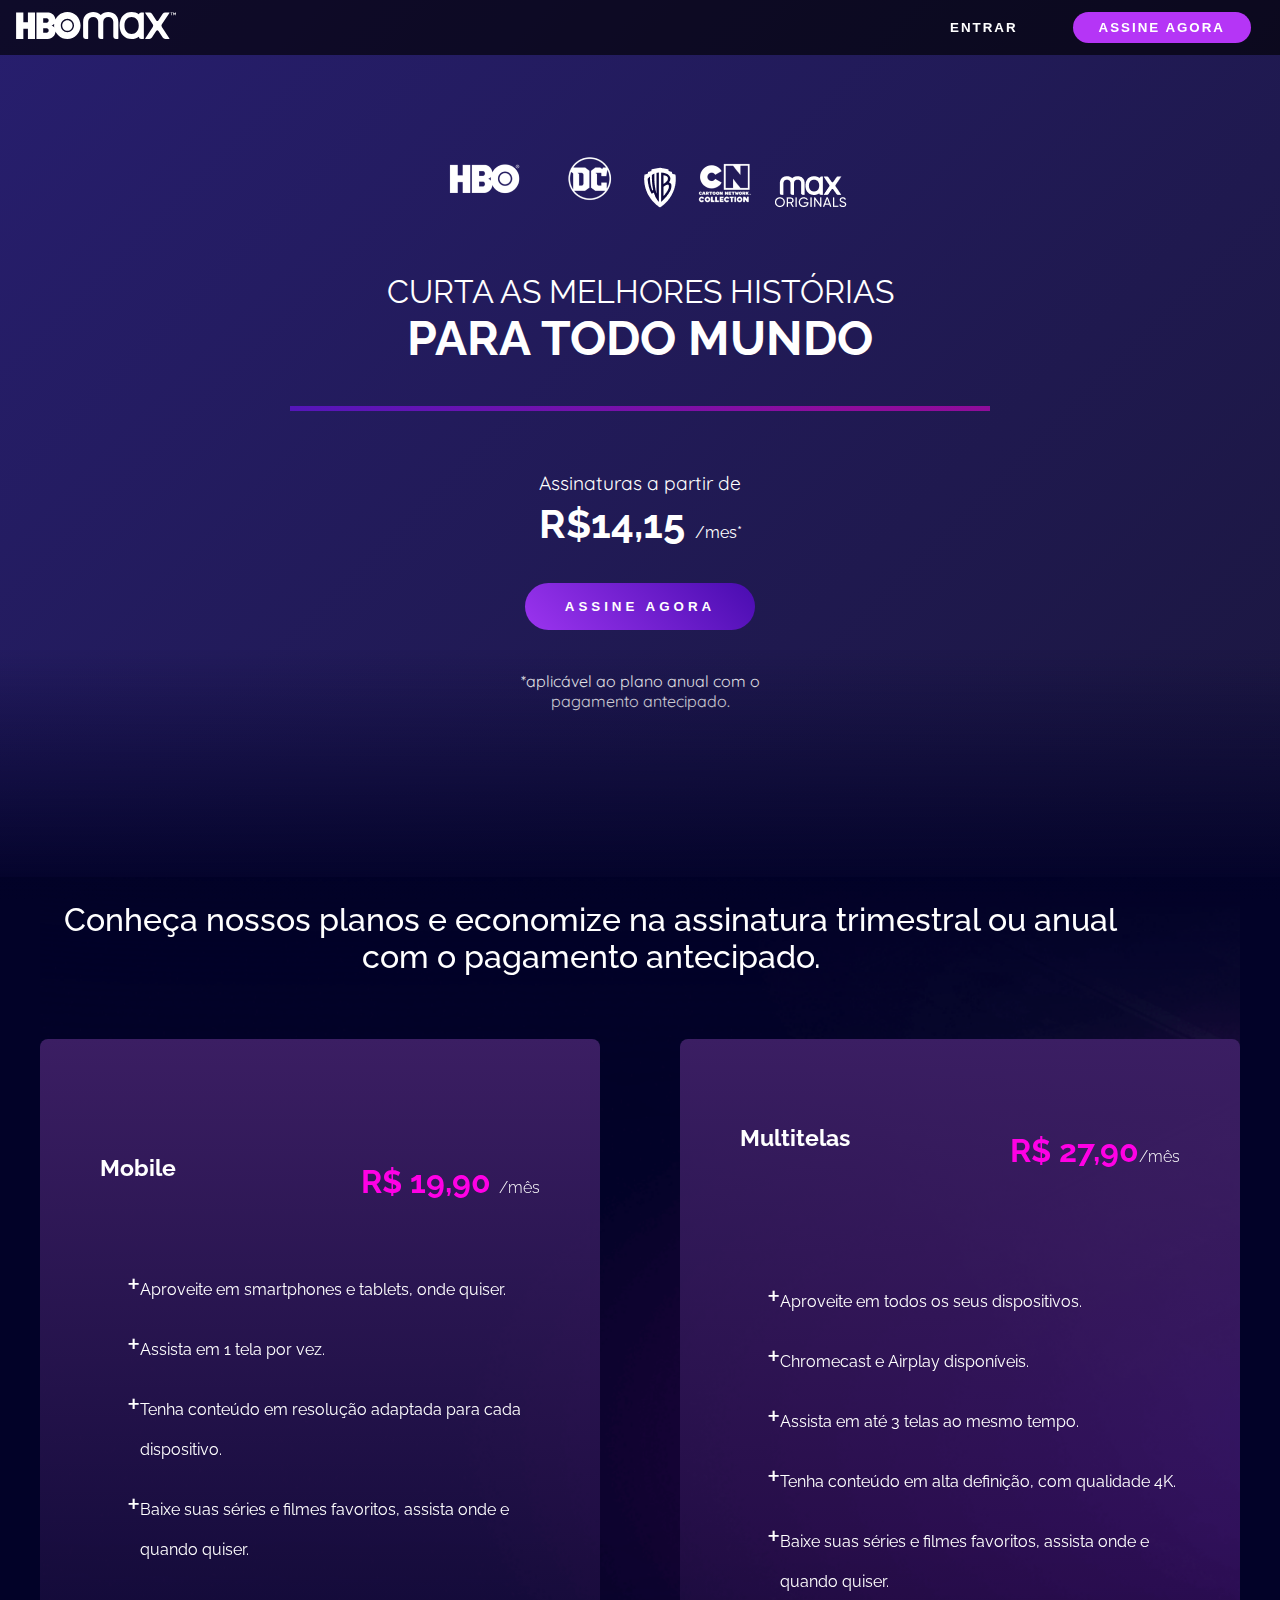
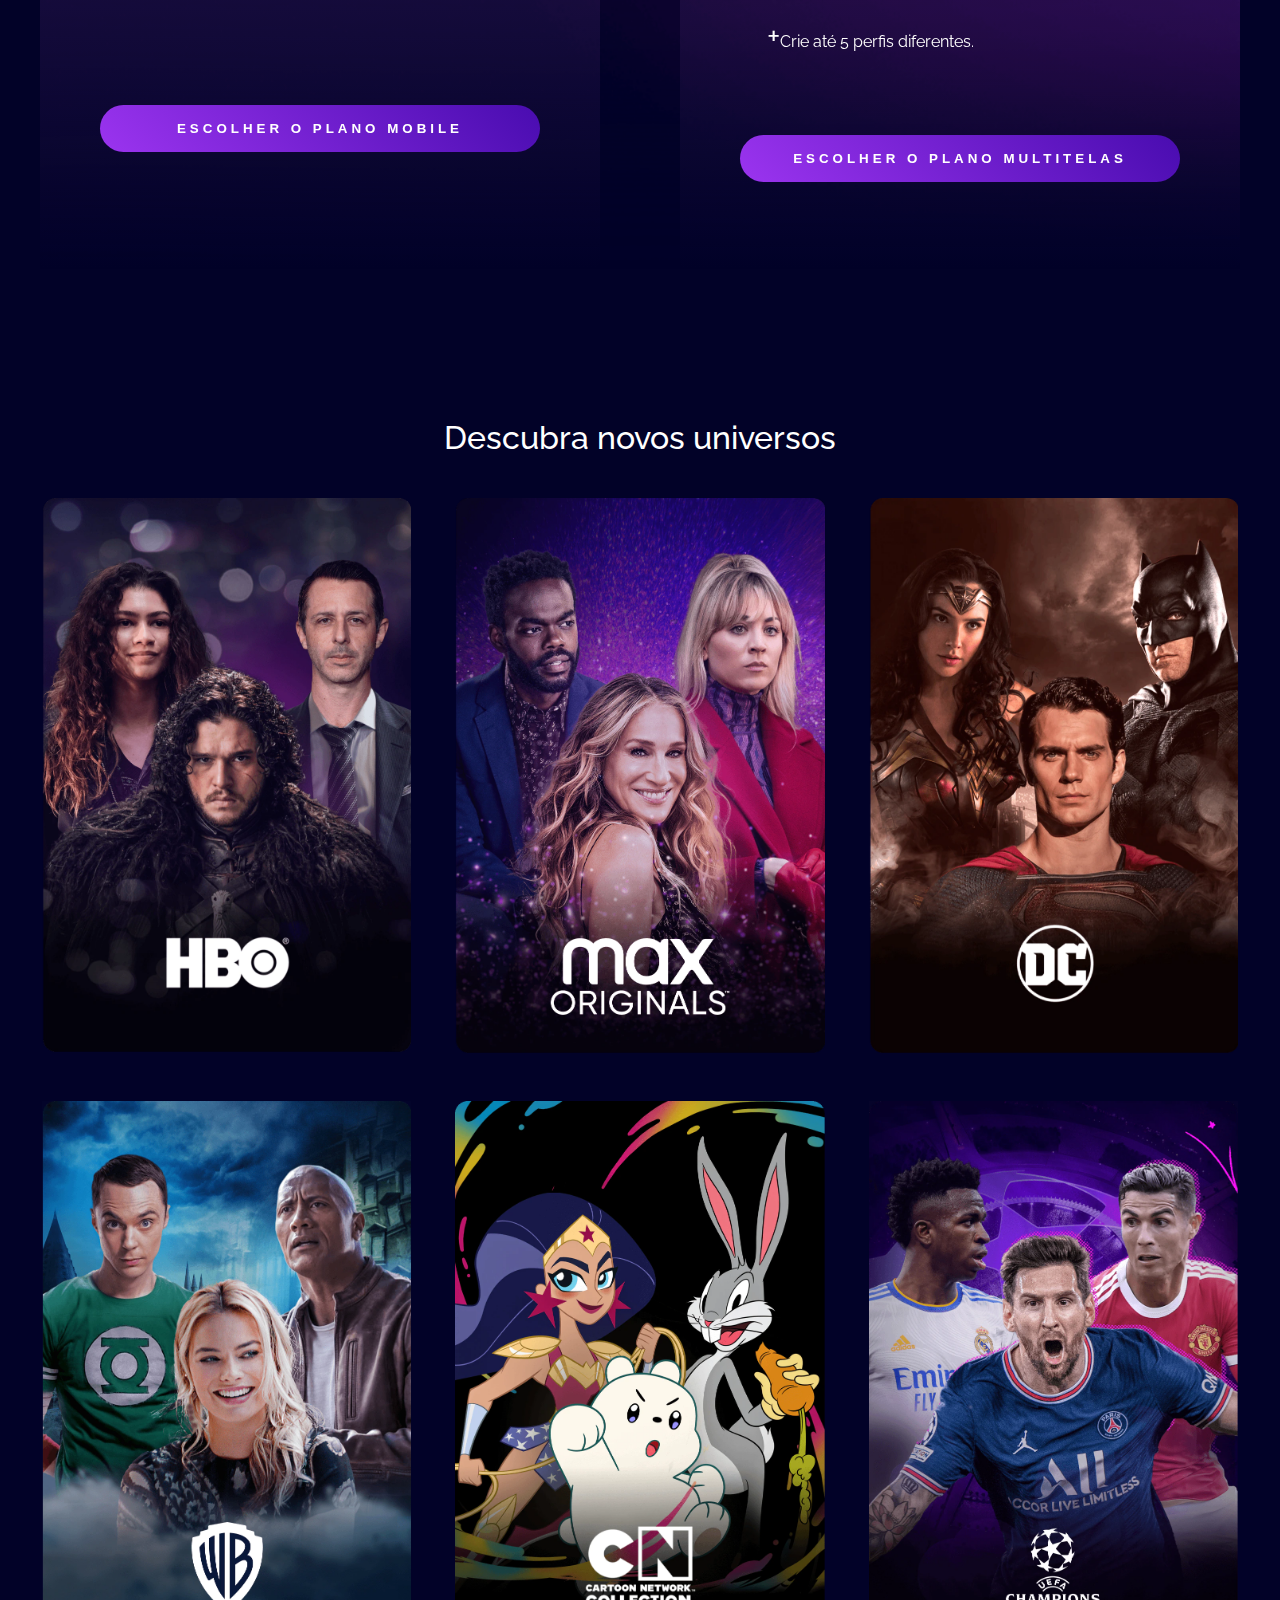
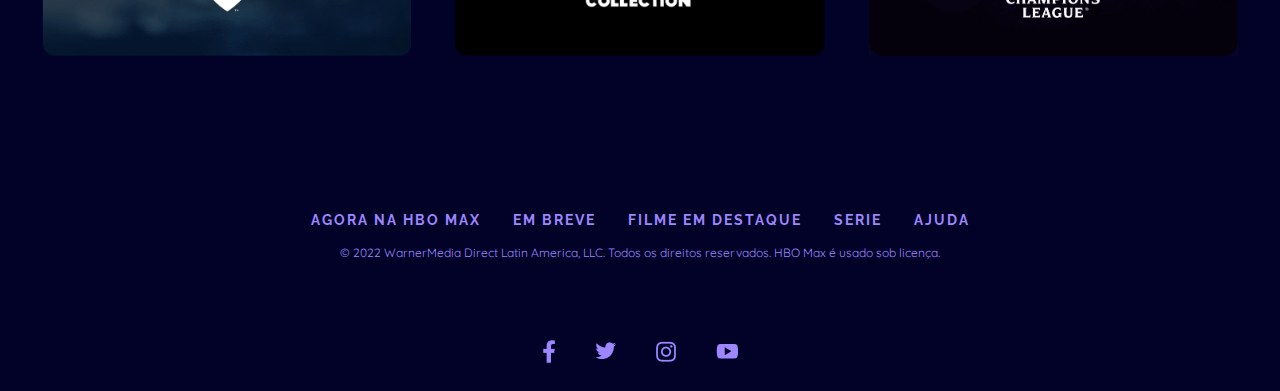
<file: index.html>
<!DOCTYPE html>
<html lang="en">

<head>
    <meta charset="UTF-8">
    <meta http-equiv="X-UA-Compatible" content="IE=edge">
    <meta name="viewport" content="width=device-width, initial-scale=1.0">
    <title>CLONE HBOMAX HTML+CSS</title>
    <link rel="stylesheet" href="style.css">
</head>

<body>
    <!--NAV BAR TOP-->
    <nav class="menu">
        <a href="index.html" class="hbologonav"> <img class="hbomenulogo" src="./img/hbo-logo.svg"
                alt="Logo HBOMAX"></a>
        <div class="navbarbutton">
            <a href="singin.html"> <button id="entrar">ENTRAR</button></a>
            <a href="subsub"></a><button  id="assine">ASSINE AGORA</button>
        </div>
    </nav>
    <!--HEADER-->

    <header class="header">
        <div class="headercont">
            <div>
                <img src="./img/hbo.png">
                <img src="./img/dc.png">
                <img src="./img/wb.png">
                <img src="./img/cartoon-network_neutral.png">
                <img src="./img/max_originals.png">
            </div>
            <h1>
                <span class="headertitlight">CURTA AS MELHORES HISTÓRIAS</span><br>
                <span class="headertitlarge">PARA TODO MUNDO</span>
            </h1>
            <div class="barradiv"></div>
            <div class="oferta">
                <p>Assinaturas a partir de</p>
                <p class="ofertapreco">
                    R$14,15
                    <span class="ofertaprecopeq">/mes*</span>
                </p>
                <a href="#"><button class="buttonsub"> ASSINE AGORA</button></a>
                <p class="textpeq">*aplicável ao plano anual com o <br>pagamento antecipado.</p>
            </div>
        </div>
    </header>
    <!-- MAIN -->
    <main>
        <!--MAIN PRECOS-->
        <section class="planos">
            <h2>Conheça nossos planos e economize na assinatura trimestral ou anual <br>com o pagamento antecipado.
            </h2>
            <div class="planosexp">

                <div id="subsub" class="planodesc">
                    <div class="planosubtit">
                        <div class="subtit"><h3>Mobile</h3>
                        <p>R$ 19,90 <span>/mês</span></p></div>
                        <ul class="mobiledesc">
                            <li>Aproveite em smartphones e tablets, onde quiser.</li>
                            <li>Assista em 1 tela por vez.</li>
                            <li>Tenha conteúdo em resolução adaptada para cada dispositivo.</li>
                            <li>Baixe suas séries e filmes favoritos, assista onde e quando quiser.</li>
    
                        </ul>
                    </div>
                   
                    <button class="planobutton">ESCOLHER O PLANO MOBILE</button>
                </div>

                <div class="planodesc">
                    <div class="planosubtit">
                        <div class="subtit"> <h3>Multitelas</h3>
                        <p>R$ 27,90<span>/mês</span></p></div>
                        
                    </div>
                    <ul class="multidesc">
                        <li>Aproveite em todos os seus dispositivos.</li>
                        <li>Chromecast e Airplay disponíveis.</li>
                        <li>Assista em até 3 telas ao mesmo tempo.</li>
                        <li>Tenha conteúdo em alta definição, com qualidade 4K.</li>
                        <li>Baixe suas séries e filmes favoritos, assista onde e quando quiser.</li>
                        <li>Crie até 5 perfis diferentes.</li>
                    </ul>
                    <button class="planobutton"> ESCOLHER O PLANO MULTITELAS </button>
                </div>

            </div>
        </section>
        <!-- MAIN CONTEUDO-->
        <section class="conteudo">
            <h2>Descubra novos universos</h2>
            <div class="contprim">

                <div class="vidcont">
                    <img src="./img/hbo-default_0.webp" alt="HBO CARD">
                </div>
                <div class="vidcont">
                    <img src="./img/MAX-Default.webp" alt="HBO CARD">
                </div>
                <div class="vidcont">
                    <img src="./img/DC_Default.webp" alt="HBO CARD">
                </div>
                <div class="vidcont">
                    <img src="./img/WB-Default.webp" alt="HBO CARD">
                </div>
                <div class="vidcont">
                    <img src="./img/CN-Default.webp" alt="HBO CARD">
                </div>
                <div class="vidcont">
                    <img src="./img/UCL-Default.webp" alt="HBO CARD">
                </div>
            </div>
        </section>
    </main>
    <!--FOOTER-->
    <div class="rodape">
        <a class="rodlink" href="#">Agora na HBO Max</a>
        <a class="rodlink" href="#">EM BREVE</a>
        <a class="rodlink" href="#">FILME EM DESTAQUE</a>
        <a class="rodlink" href="#">SERIE</a>
        <a class="rodlink" href="#">AJUDA</a>
        <p>© 2022 WarnerMedia Direct Latin America, LLC. Todos os direitos reservados.
            HBO Max é usado sob licença.</p>
        <div class="rodsocialm">
            <a href="#"><img src="./img/fb_0.png" alt=""></a>

            <a href="#"><img src="./img/twitter_0.png" alt=""></a>

            <a href="#"><img src="./img/instagram_0.png" alt=""></a>

            <a href="#"><img src="./img/youtube_0.png" alt=""></a>
        </div>
    </div>


</body>

</html>
</file>
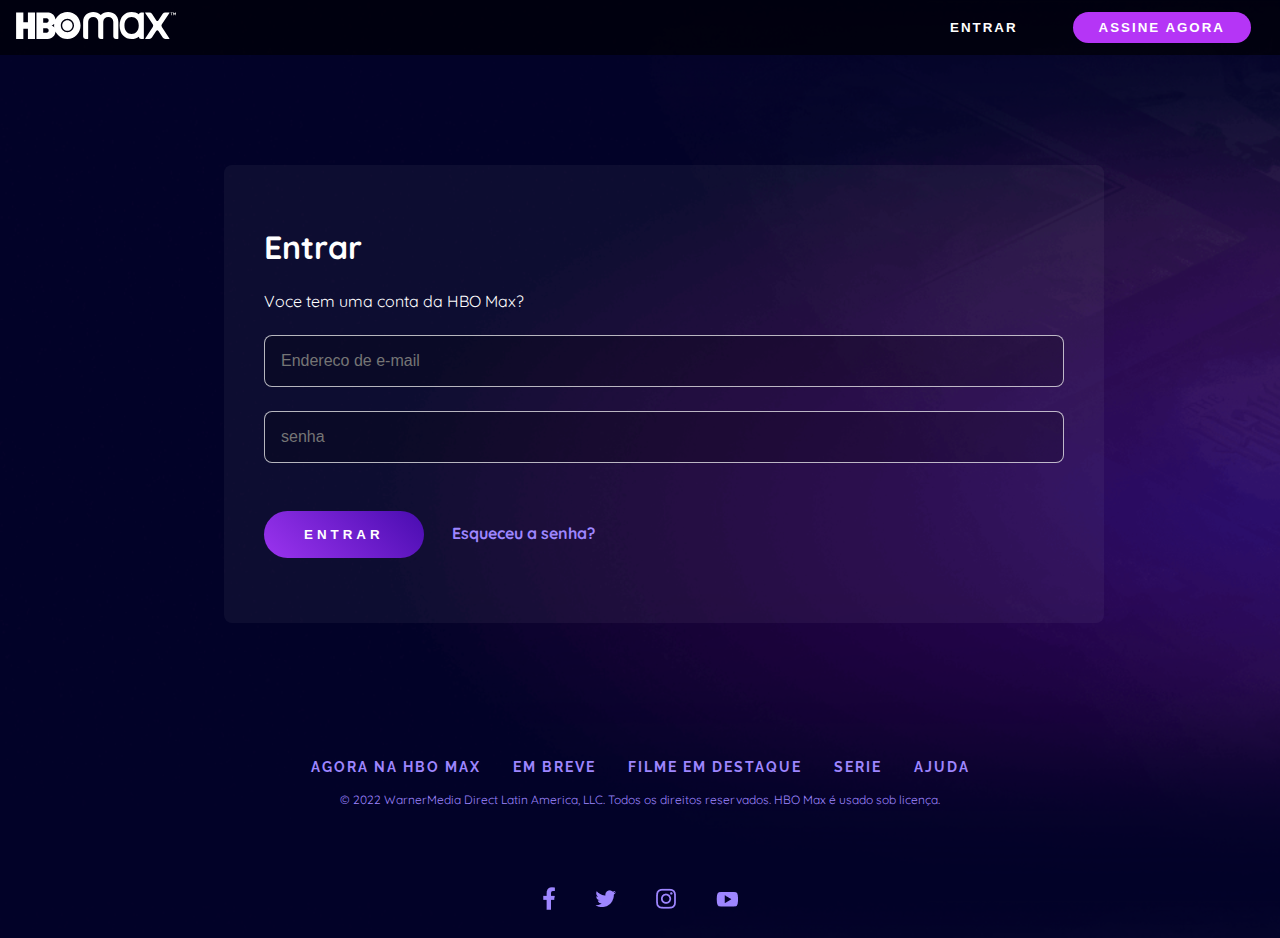
<file: singin.html>
<!DOCTYPE html>
<html lang="en">

<head>
    <meta charset="UTF-8">
    <meta http-equiv="X-UA-Compatible" content="IE=edge">
    <meta name="viewport" content="width=device-width, initial-scale=1.0">
    <title>CLONE HBOMAX HTML+CSS</title>
    <link rel="stylesheet" href="style.css">
    <link rel="stylesheet" href="entrar.css">
</head>

<body>
    <!--NAV BAR TOP-->
    <nav class="menu">
        <a href="index.html" class="hbologonav"> <img class="hbomenulogo" src="./img/hbo-logo.svg"
                alt="Logo HBOMAX"></a>
        <div class="navbarbutton">
            <a href="singin.html"> <button id="entrar">ENTRAR</button></a>
            <a href="index.html"><button  id="assine">ASSINE AGORA</button></a>
        </div>
    </nav>
   
    <!--FORM-->
<main class="singup">
    
<form class="login form">
            <h1> Entrar</h1>
            <label>Voce tem uma conta da HBO Max?</label>
            <input class="escrever" type="email" name="email" id="email" placeholder="Endereco de e-mail">
            <input class="escrever" type="password" name="password" id="password" placeholder="senha">

            <div class="formbt">
                <button class="btentrar" type="submit">Entrar</button>
                <a href="#" >Esqueceu a senha?</a>
            </div>

        </form>

    </div>
</main>
    <!--FOOTER-->
    
    <div class="rodape">
        <a class="rodlink" href="#">Agora na HBO Max</a>
        <a class="rodlink" href="#">EM BREVE</a>
        <a class="rodlink" href="#">FILME EM DESTAQUE</a>
        <a class="rodlink" href="#">SERIE</a>
        <a class="rodlink" href="#">AJUDA</a>
        <p>© 2022 WarnerMedia Direct Latin America, LLC. Todos os direitos reservados.
            HBO Max é usado sob licença.</p>
        <div class="rodsocialm">
            <a href="#"><img src="./img/fb_0.png" alt=""></a>

            <a href="#"><img src="./img/twitter_0.png" alt=""></a>

            <a href="#"><img src="./img/instagram_0.png" alt=""></a>

            <a href="#"><img src="./img/youtube_0.png" alt=""></a>
        </div>
    </div>


</body>

</html>
</file>
<file: style.css>
@import url("https://fonts.googleapis.com/css2?family=Raleway:wght@300;400;500;600;700&display=swap");
@import url("https://fonts.googleapis.com/css2?family=Quicksand:wght@300;400;700&display=swap");



body {
    background: #020228;
    margin: 0 auto;
    width: 100%;
    font-family: 'Raleway';
    color: white;

}

/* NAV BAR TOP */

.menu {
    width: 100%;
    padding: 12px 16px;
    display: flex;
    justify-content: space-between;
    align-items: center;
    position: fixed;
    background: rgba(0, 0, 0, 0.623);

}

.hbomenulogo {
    width: 160px;
}

#entrar {
    color: white;
    border: none;
    background: none;
    font-weight: bold;
    margin-right: 25px;
    border-radius: 500px;
    text-decoration: none;
    font-weight: 700;
    letter-spacing: 2px;
    padding: 8px 26px;
    cursor: pointer;
}

#assine {
    color: white;
    border: none;
    background: #b535f6;
    font-weight: bold;
    margin-right: 45px;
    border-radius: 500px;
    text-decoration: none;
    font-weight: 700;
    letter-spacing: 2px;
    padding: 8px 26px;
    
}
#assine:hover {

    background: white;
    cursor: pointer;
    transition: 2s;
    color: black;
    animation-timing-function: ease;
}

/* HEADER */

header {
    padding-top: 150px;
    padding-bottom: 150px;
    background: linear-gradient(-45deg, #56125b, #0f0f10, #271e6e);
    background-size: 400% 400%;
    animation: headergrad 8s ease infinite alternate;
    justify-content: space-between;
}

.header::after {
    content: "";
    width: 100%;
    height: 250px;
    position: absolute;
    bottom: 0;
    background: linear-gradient(0deg, #020228, transparent);
}

@keyframes headergrad {
    0% {
        background-position: 0% 50%;
    }

    50% {
        background-position: 100% 50%;
    }

    100% {
        background-position: 0% 50%;
    }
}


.headercont {
    display: flex;
    margin: auto;
    flex-direction: column;
    align-items: center;
    justify-content: center;
    gap: 40px;
    padding: 0 40px;
    color: white;
    text-align: center;
}

h1 {
    margin-bottom: 0px;
    padding-bottom: 0px;
}

h1 .headertitlight {
    font-weight: lighter;
}

h1 .headertitlarge {
    font-size: 3rem;
}

.barradiv {
    margin: 0px;
    padding: 0px;
    border: 0px solid transparent;
    width: 70%;
    background: linear-gradient(90deg, #5516ba, rgba(255, 0, 229, 0.5) 80%);
    height: 5px;
    max-width: 700px;
}

.buttonsub {
    padding: 16px 40px;
    border-radius: 500px;
    font-weight: 700;
    color: white;
    text-transform: uppercase;
    text-decoration: none;
    letter-spacing: 4px;
    border: none;
    cursor: pointer;
    background: linear-gradient(45deg, #9b34ef , #490cb0);
    ;
    margin-bottom: 25px;
    animation: buttonsub 2.2s  linear infinite;
}

.buttonsub:hover {
    background: transparent;
    border: 4px solid #9b34ef;
    transition: 2s;
    transform: scale(1.05);
}

@keyframes buttonsub {
    0% {
        transform: rotate(0);
    }

    15% {
        transform: rotate(-15deg);
    }

    20% {
        transform: rotate(10deg);
    }

    25% {
        transform: rotate(-10deg);
    }

    30% {
        transform: rotate(10deg);
    }

    35% {
        transform: rotate(-10deg);
    }

    40% {
        transform: rotate(0);
    }

}

p {
    font-family: 'Quicksand';
    font-size: 1.2rem;
}

.textpeq {
    font-size: 1rem;
}

.ofertapreco {
    padding-top: 0px;
    margin-top: 0px;
    line-height: 20px;
    font-family: 'Raleway';
    font-weight: 700;
    font-size: 2.5rem;
}

.ofertaprecopeq {
    font-weight: lighter;
    font-size: 1rem;
}

/* MAIN */

.planos {
    background: url(./img/background-movies-series.png) no-repeat;
    background-size: cover;
    position: relative;
    color: white;
    max-width: 1200px;
    margin: 0 auto;
    height: auto;
  
}

.planos h2 {
    display: flex;
    font-size: 2rem;
    font-weight: 500;
    text-align: center;
    max-width: 1200px;
    margin: auto;
    padding: 24px;
    
   
}
.planosexp {

    display: flex;
    justify-content: space-around;
    gap: 80px;
    margin: 40px 0;
    perspective: 2000px;
    perspective-origin: top;
 
    
   
    
}

.planodesc {

    padding: 40px 60px;
    border-radius: 8px;
    display: flex;
    min-height: 750px;
    flex-direction: column;
    justify-content:space-around;
    background: linear-gradient(0deg, transparent, #3b1e63); 
    transition: transform 1s ease-in-out;

}

.planosexp:has(.planodesc:nth-child(1):hover)
.planodesc:nth-child(2) {
    transform: rotateY(-45deg);
}

.planosexp:has(.planodesc:nth-child(2):hover)
.planodesc:nth-child(1) {
    transform: rotateY(45deg);
}

.planodesc li {
   
    line-height: 40px;
    text-align: left;
    list-style: none;
    font-size: 1rem;
    margin-bottom: 14px;
    margin-top: 0px;
    padding-top: 0px

}
.planodesc li::marker {
    content: "+";
    font-size: 2rem;
    margin: 0 8px 0 0;
}

.planosubtit {
    display: flex;
    flex-direction: column;
    justify-content: space-between;
   
  
  
}
.subtit {
    display: flex;
    justify-content: space-between;
    font-size: 1.25rem;
    margin-bottom: 16px;

}

.planosubtit span {
    color: white;
}

.planodesc h3 {
    font-size: 1.17em;
    font-weight: bold;
}

.planodesc p {
    font-size: 2rem;
    font-family: "Raleway", sans-serif;
    font-weight: 700;
    color: #ff00e5;
   
}

.planodesc span {
    font-size: 1rem;
    font-weight: 300;
}

.planobutton {
    padding: 16px 16px;
    border-radius: 500px;
    font-weight: 700;
    color: white;
    text-transform: uppercase;
    text-decoration: none;
    letter-spacing: 4px;
    border: none;
    cursor: pointer;
    background: linear-gradient(45deg, #9b34ef , #490cb0);
    ;
    margin-bottom: 25px;
}

.planobutton:hover {
    background: transparent;
    border: 4px solid #9b34ef;
    transition: 2s;
    transform: scale(1.05);
}

/* MAIN CONTEUDO */

.conteudo {
    color: white;
    margin: 100px auto;
    max-width: 1200px;
    padding: 24px;
    text-align: center;
}

.conteudo h2 {
    font-size: 2rem;
    font-weight: 500;
}

.contprim {
    margin-top: 40px;
    display: grid;
    grid-template-columns: repeat(3, 1fr);
    gap: 40px;
}

.vidcont {
    border-radius: 16px;
    background-repeat: no-repeat;
    background-size: cover;
    background-position: center;
    border: 2px solid transparent;
    transition: transform 0.8s, background 0.8s, border 1s;
}

.vidcont:hover {
    transform: scale(1.05);
    border: 2px solid #b535f6;
}

.vidcont:hover img{
    opacity: 0;
}

.vidcont img {
    width: 100%;
    object-fit: cover;
    object-position: center;
    transition: opacity 2s;
}

.vidcont:nth-child(1):hover {
    background-image: url(./img/hbo-hover_0.webp);
}
.vidcont:nth-child(2):hover {
    background-image: url(./img/MAX-Hover.webp);
}
.vidcont:nth-child(3):hover {
    background-image: url(./img/DC-Hover.webp);
}
.vidcont:nth-child(4):hover {
    background-image: url(./img/WB-Hover.webp);
}
.vidcont:nth-child(5):hover {
    background-image: url(./img/CN-Hover.png);
}
.vidcont:nth-child(6):hover {
    background-image: url(./img/UCL-Hover.webp);
}

/*FOOTER*/

.rodape {
    text-align: center;
    margin: auto;
    padding: 24px;
    max-width: 1200px;
}

.rodlink {
    font-family: 'Raleway', sans-serif;
    font-weight: bold;
    color: #9e86ff ;
    text-transform: uppercase;
    text-decoration: none;
    margin: 0 14px;
    letter-spacing: 2px;
    transition: color 0.5s;
    font-size: 0.875rem;
}

.rodlink:hover {
    color: #fff ;
}

.rodape p {
  font-size: 0.75rem;
  margin: 16px 0;
  color: #9e86ff;
}

.rodsocialm {

    display: flex;
    align-items: center;
    justify-content: center;
    gap: 40px;
    margin-top: 80px;

}

/*Media Querry*/

@media (max-width: 480px) {
    .menu {
        padding: 30px 20px;
        gap: 25px;
        flex-direction: column;
    }

    .hbomenulogo {
        width: 100px;
    }

    .navbarbutton {
        margin: 0;
    }

    .rodlink {
        display: block;
        margin-bottom: 16px;
    }
    .planosexp{
    flex-direction: column;
    align-items: center;
}

    .planosubtit {
    flex-direction: column;
    justify-content: center;
    }
  .conteudo .contprim {
    grid-template-columns: repeat(2, 1fr);
  }
  
  .subtit p {
    font-size: 1.5rem;
  }

  .multidesc li {
    font-size: 1rem;
  }

  .vidcont {
    padding: auto;
  }

}
</file>
<file: entrar.css>
.menu {
    position: relative;
    
}
body {
    background-image: url("./img/background-movies-series.png");
    background-size: cover;
    height: 100vh;
}

form {
background: transparent;
}

.singup {
    display: flex;
    justify-content: center;
    align-items: center;
    width: 100%;
    height: 70%;
    padding: 24px;
    font-family: "Quicksand", cursive;
}

.login {
    width: 100%;
    max-width: 800px;
    background-color: rgba(211, 211, 211, 0.06);
    border-radius: 8px;
    display: flex;
    flex-direction: column;
    gap: 24px;
    padding: 40px;
}

.login label {
    text-align: left;
}

.escrever {
    background: rgba(0, 0, 0, 0.2);
    border: 1px solid rgba(255,255,255, 0.7);
    border-radius: 8px;
    color: #fff;
    padding: 16px;
    font-size: 1rem;
}


.form button {
    padding: 16px 40px;
    border-radius: 500px;
    font-weight: 700;
    color: white;
    text-transform: uppercase;
    text-decoration: none;
    letter-spacing: 4px;
    border: none;
    cursor: pointer;
    background: linear-gradient(45deg, #9b34ef , #490cb0);
    margin-bottom: 25px;
}

.formbt {
    margin-top: 24px;
    text-align: left;
}

.formbt a {
    text-decoration: none;
    margin-left: 24px;
    font-weight: bold;
    color: #9e86ff;
}

.btentrar:hover {
    background: transparent;
    border: 4px solid #9b34ef;
    transition: 2s;
    transform: scale(1.05);
}

/* Media Querry*/

@media (max-width: 480px) {

    body {
        height: auto;
    }

}
</file>
